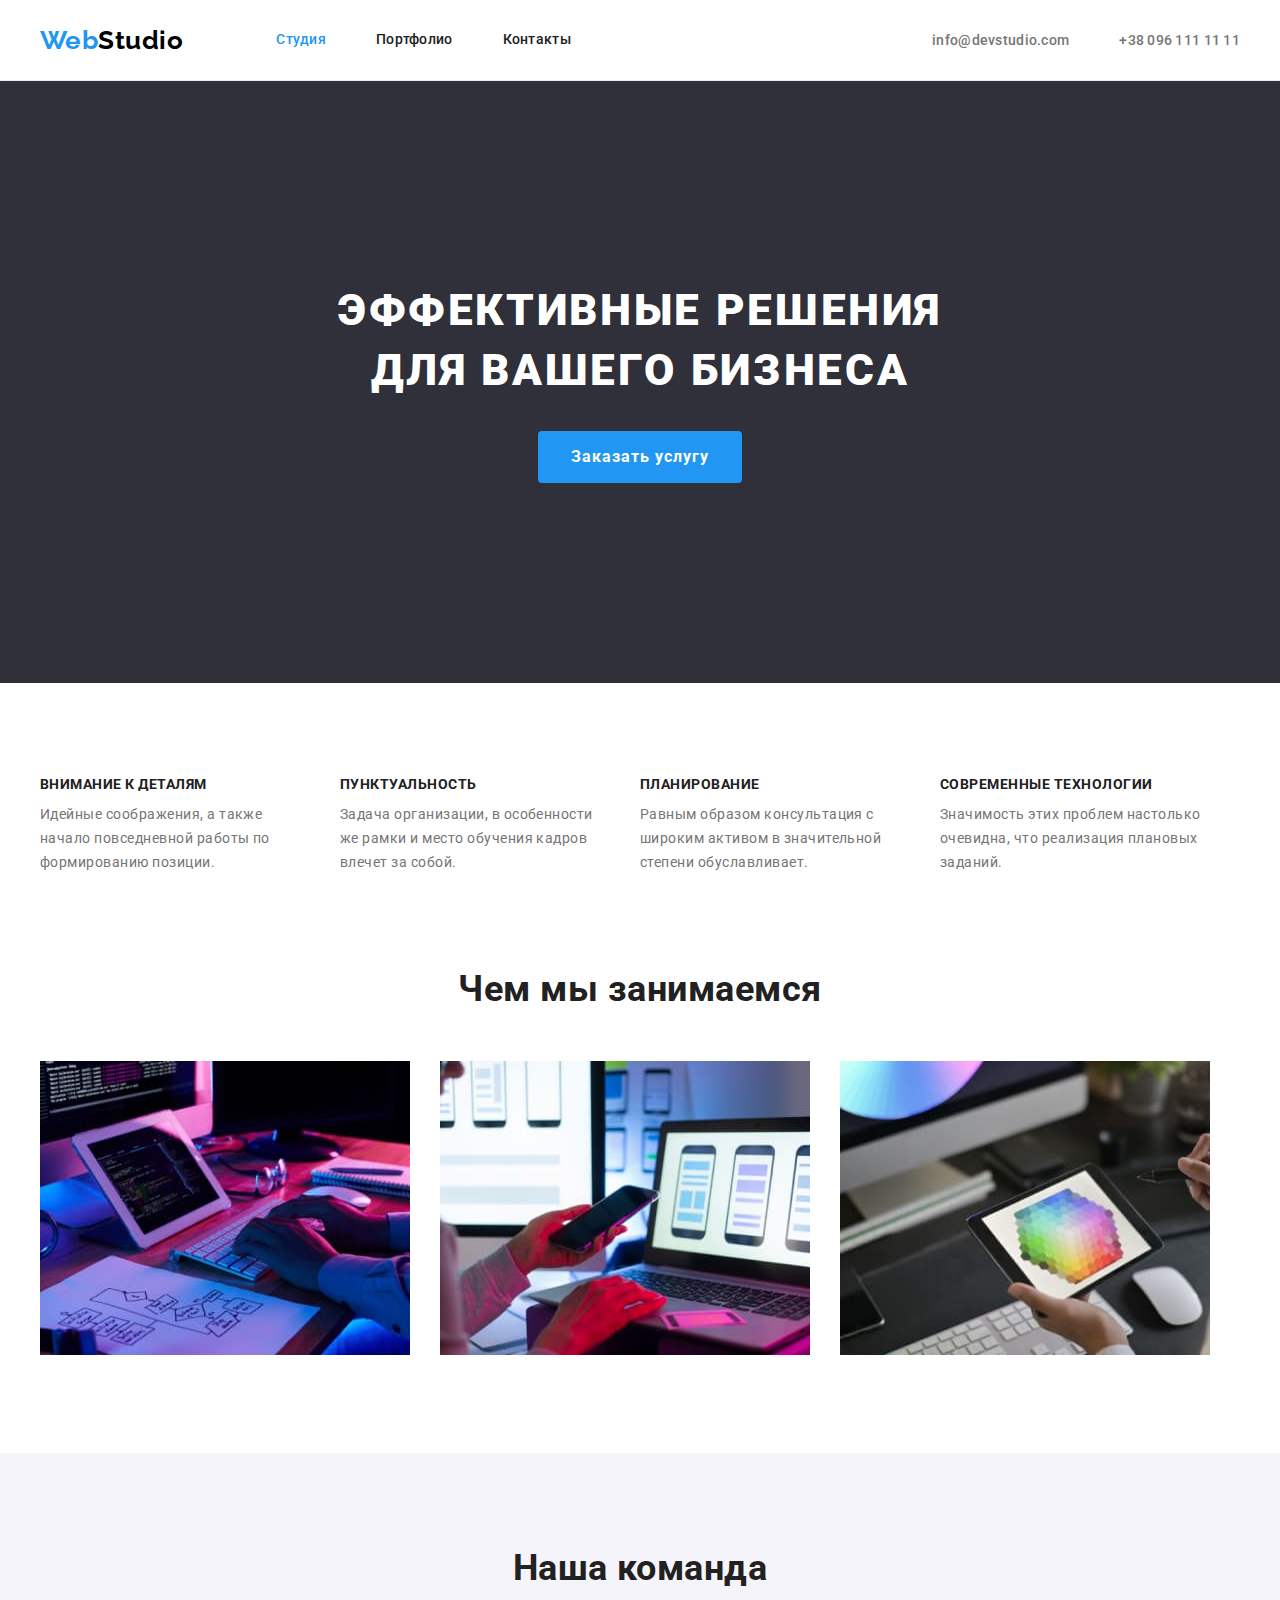
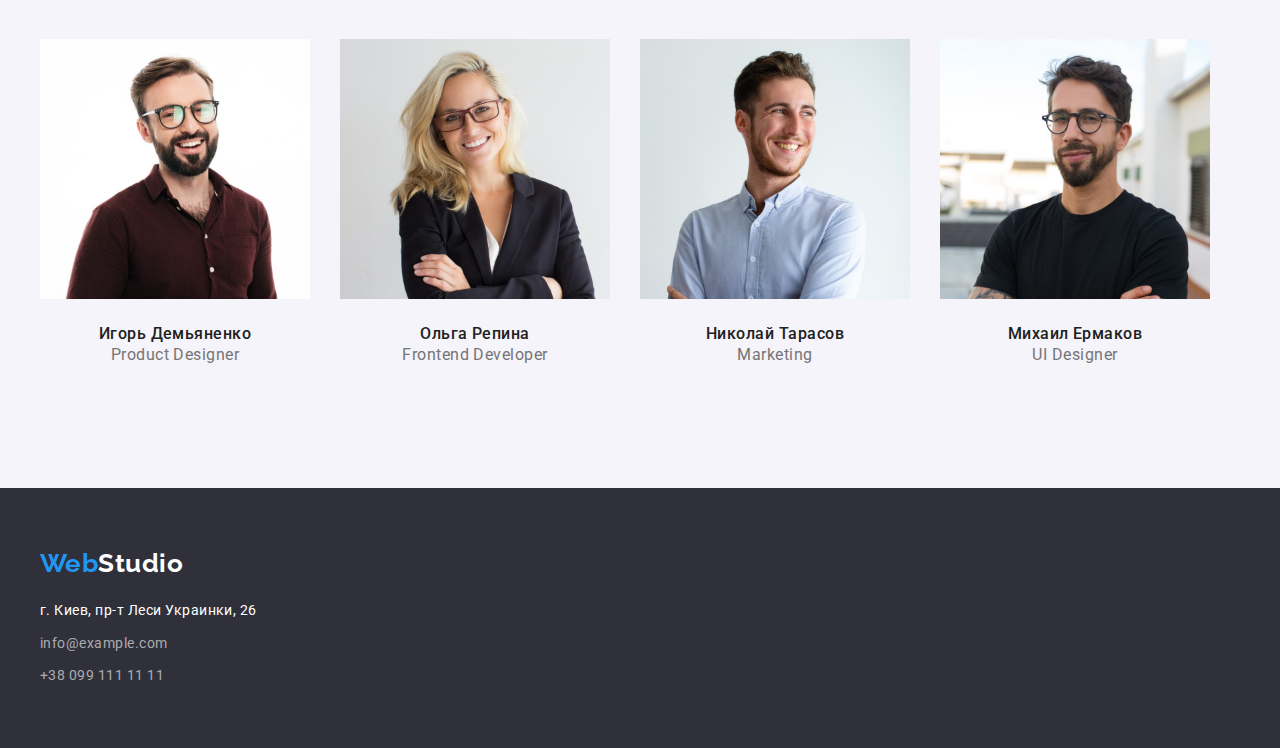
<file: index.html>
<!DOCTYPE html>
<html lang="ru">
  <head>
    <meta charset="UTF-8" />
    <meta http-equiv="X-UA-Compatible" content="IE=edge" />
    <meta name="viewport" content="width=device-width, initial-scale=1.0" />
    <title>Студия</title>

    <link rel="preconnect" href="https://fonts.googleapis.com" />
    <link rel="preconnect" href="https://fonts.gstatic.com" crossorigin />
    <link
      href="https://fonts.googleapis.com/css2?family=Raleway:wght@700&family=Roboto:wght@400;500;900&display=swap"
      rel="stylesheet"
    />

    <link rel="stylesheet" href="./css/normalize.css" />

    <link rel="stylesheet" href="./css/styles.css" />
  </head>

  <body>
    <header class="header">
      <div class="container nav-flex">
        <nav class="header-nav">
          <a class="logo link" href="./index.html" lang="en"
            >Web<span class="logo-black">Studio</span></a
          >

          <ul class="list header-nav-list">
            <li class="header-nav-item">
              <a class="header-nav-link link current" href="./index.html"
                >Студия</a
              >
            </li>
            <li class="header-nav-item">
              <a class="header-nav-link link" href="./portfolio.html"
                >Портфолио</a
              >
            </li>
            <li class="header-nav-item">
              <a class="header-nav-link link" href="#">Контакты</a>
            </li>
          </ul>
        </nav>

        <ul class="list header-contact-list">
          <li class="header-contact-item">
            <a class="link header-contact-link" href="mailto:info@devstudio.com"
              >info@devstudio.com</a
            >
          </li>
          <li class="header-contact-item">
            <a class="link header-contact-link" href="tel:+380961111111"
              >+38 096 111 11 11</a
            >
          </li>
        </ul>
      </div>
    </header>
    <main>
      <section class="hero">
        <h1 class="hero-title">Эффективные решения для вашего бизнеса</h1>
        <button class="hero-btn" type="button">Заказать услугу</button>
      </section>

      <section class="features-section">
        <div class="container">
          <h2 class="visually-hidden">Преимущества</h2>

          <ul class="features-list list">
            <li class="features-item">
              <h3 class="features-title">Внимание к деталям</h3>
              <p class="features-text">
                Идейные соображения, а также начало повседневной работы по
                формированию позиции.
              </p>
            </li>
            <li class="features-item">
              <h3 class="features-title">Пунктуальность</h3>
              <p class="features-text">
                Задача организации, в особенности же рамки и место обучения
                кадров влечет за собой.
              </p>
            </li>
            <li class="features-item">
              <h3 class="features-title">Планирование</h3>
              <p class="features-text">
                Равным образом консультация с широким активом в значительной
                степени обуславливает.
              </p>
            </li>
            <li class="features-item">
              <h3 class="features-title">Современные технологии</h3>
              <p class="features-text">
                Значимость этих проблем настолько очевидна, что реализация
                плановых заданий.
              </p>
            </li>
          </ul>
        </div>
      </section>

      <section class="working-section">
        <div class="container">
          <h2 class="section-title">Чем мы занимаемся</h2>
          <ul class="list working-list">
            <li class="working-item">
              <img src="./images/box1.jpg" alt="компьютер" width="370" />
            </li>
            <li class="working-item">
              <img src="./images/box2.jpg" alt="телефон" width="370" />
            </li>
            <li class="working-item">
              <img src="./images/box3.jpg" alt="палитра" width="370" />
            </li>
          </ul>
        </div>
      </section>

      <section class="team-section">
        <div class="container">
          <h2 class="section-title">Наша команда</h2>
          <ul class="list team-list">
            <li class="team-item">
              <img
                src="./images/Игорь.jpg"
                alt="Игорь Демьяненко"
                width="270"
              />
              <div class="team-workers">
                <h3 class="team-member">Игорь Демьяненко</h3>
                <p class="team-job" lang="en">Product Designer</p>
              </div>
            </li>

            <li class="team-item">
              <img src="./images/Ольга.jpg" alt="Ольга Репина" width="270" />
              <div class="team-workers">
                <h3 class="team-member">Ольга Репина</h3>
                <p class="team-job" lang="en">Frontend Developer</p>
              </div>
            </li>

            <li class="team-item">
              <img
                src="./images/Николай.jpg"
                alt="Николай Тарасов"
                width="270"
              />
              <div class="team-workers">
                <h3 class="team-member">Николай Тарасов</h3>
                <p class="team-job" lang="en">Marketing</p>
              </div>
            </li>

            <li class="team-item">
              <img src="./images/Михаил.jpg" alt="Михаил Ермаков" width="270" />

              <div class="team-workers">
                <h3 class="team-member">Михаил Ермаков</h3>
                <p class="team-job" lang="en">UI Designer</p>
              </div>
            </li>
          </ul>
        </div>
      </section>
    </main>
    <footer class="footer">
      <div class="container">
        <a class="logo link" href="./index.html" lang="en"
          >Web<span class="logo-white">Studio</span></a
        >

        <address class="footer-contact">
          <ul class="list">
            <li class="footer-contact-item">
              <a
                class="footer-contact-link address link"
                href="https://goo.gl/maps/vZYV77j8p4AJHVtT7"
                target="_blank"
                rel="noopener noreferrer nofollow"
                >г. Киев, пр-т Леси Украинки, 26</a
              >
            </li>
            <li class="footer-contact-item">
              <a class="footer-contact-link link" href="mailto:info@example.com"
                >info@example.com</a
              >
            </li>
            <li class="footer-contact-item">
              <a class="footer-contact-link link" href="tel:+380991111111"
                >+38 099 111 11 11</a
              >
            </li>
          </ul>
        </address>
      </div>
    </footer>
  </body>
</html>
</file>
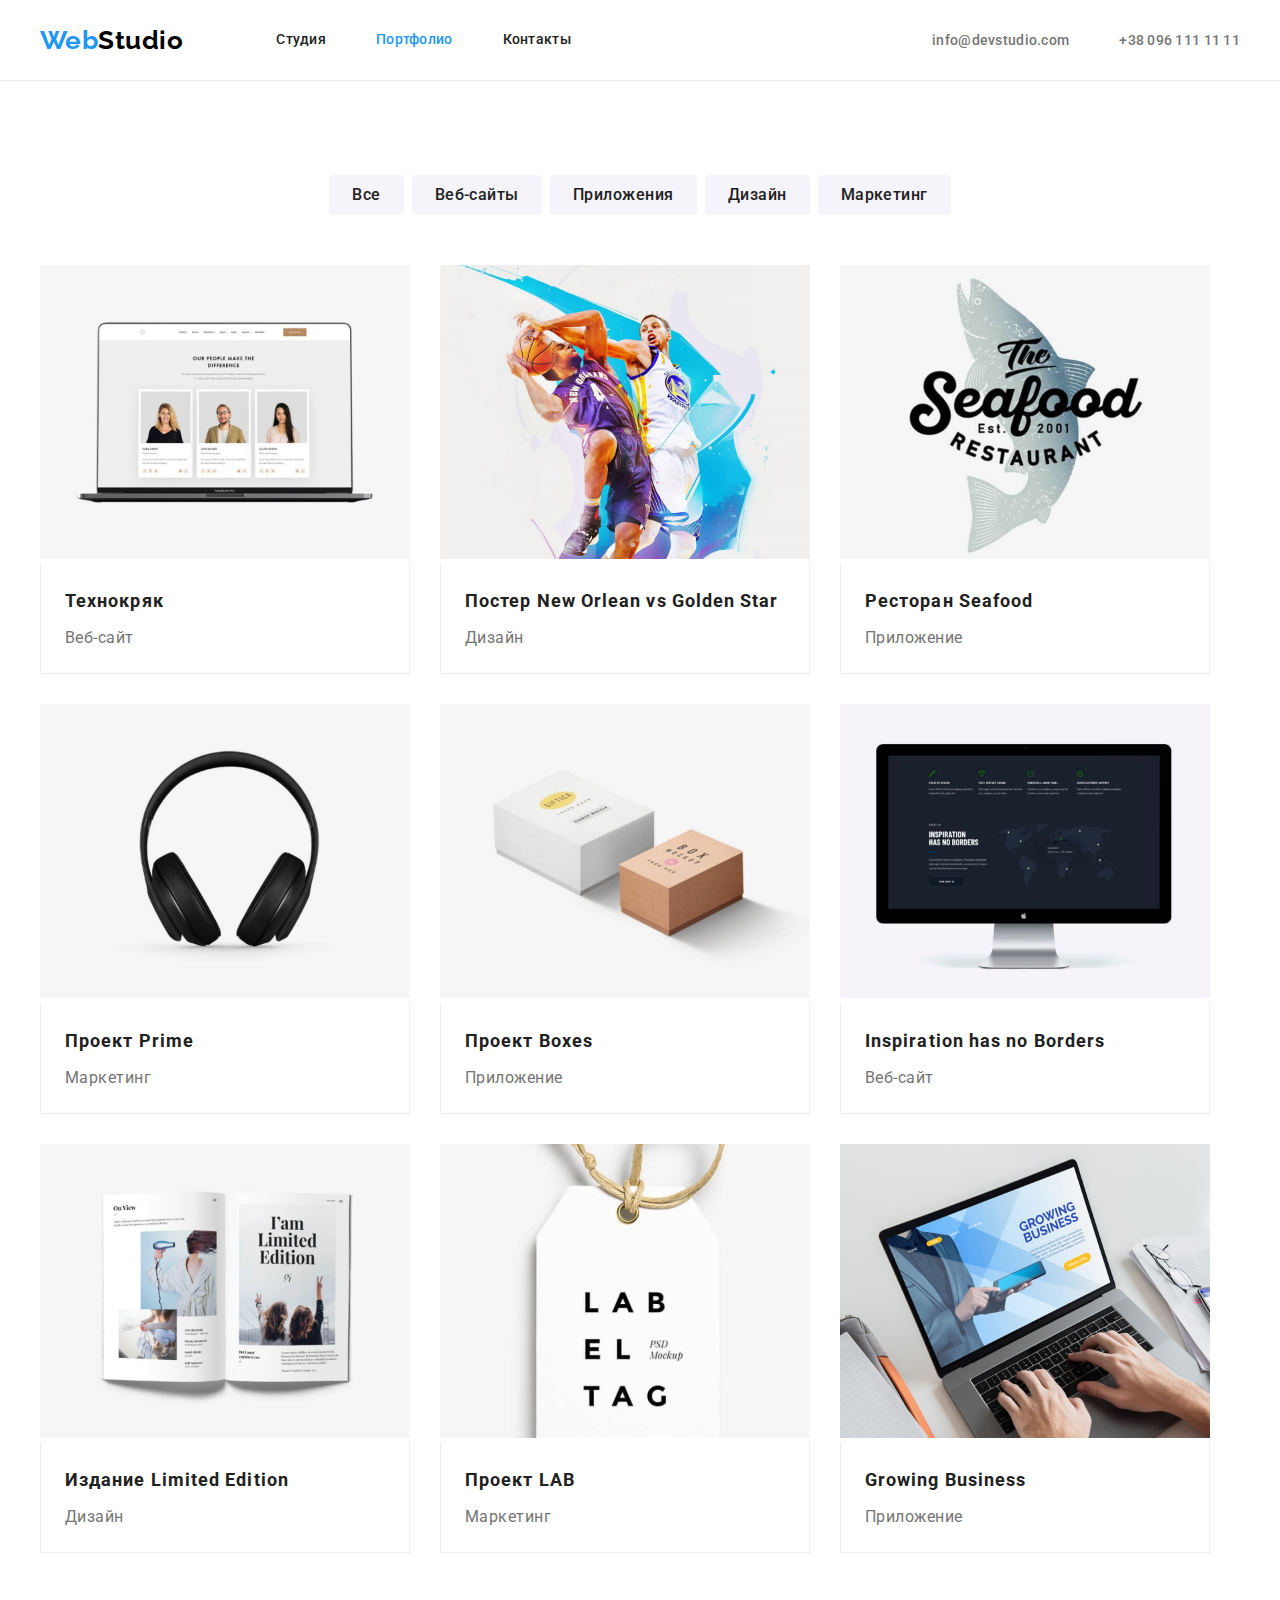
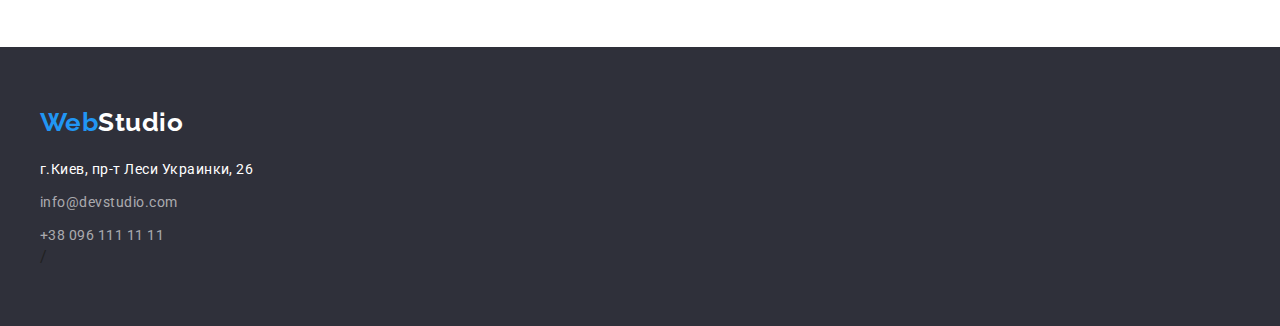
<file: portfolio.html>
<!DOCTYPE html>
<html lang="ru">
  <head>
    <meta charset="UTF-8" />
    <meta http-equiv="X-UA-Compatible" content="IE=edge" />
    <meta name="viewport" content="width=device-width, initial-scale=1.0" />
    <title>Портфолио</title>

    <link rel="preconnect" href="https://fonts.googleapis.com" />
    <link rel="preconnect" href="https://fonts.gstatic.com" crossorigin />
    <link
      href="https://fonts.googleapis.com/css2?family=Raleway:wght@700&family=Roboto:wght@400;500;900&display=swap"
      rel="stylesheet"
    />

    <link rel="stylesheet" href="./css/normalize.css" />
    <link rel="stylesheet" href="./css/styles.css" />
  </head>

  <body>
    <header class="header">
      <div class="container nav-flex">
        <nav class="header-nav">
          <a class="logo link" href="./index.html" lang="en"
            >Web<span class="logo-black">Studio</span></a
          >

          <ul class="list header-nav-list">
            <li class="header-nav-item">
              <a class="header-nav-link link" href="./index.html">Студия</a>
            </li>
            <li class="header-nav-item">
              <a class="header-nav-link link current" href="./portfolio.html"
                >Портфолио</a
              >
            </li>
            <li class="header-nav-item">
              <a class="header-nav-link link" href="">Контакты</a>
            </li>
          </ul>
        </nav>
        <ul class="list header-contact-list">
          <li class="header-contact-item">
            <a class="header-contact-link link" href="mailto:info@devstudio.com"
              >info@devstudio.com</a
            >
          </li>
          <li class="header-contact-item">
            <a class="header-contact-link link" href="tel:+380961111111"
              >+38 096 111 11 11</a
            >
          </li>
        </ul>
      </div>
    </header>

    <main>
      <section class="portfolio-section">
        <div class="container">
          <h1 hidden>Примеры работ</h1>
          <ul class="portfolio-btn-list list">
            <li class="portfolio-btn-item">
              <button class="portfolio-btn" type="button">Все</button>
            </li>
            <li class="portfolio-btn-item">
              <button class="portfolio-btn" type="button">Веб-сайты</button>
            </li>
            <li class="portfolio-btn-item">
              <button class="portfolio-btn" type="button">Приложения</button>
            </li>
            <li class="portfolio-btn-item">
              <button class="portfolio-btn" type="button">Дизайн</button>
            </li>
            <li class="portfolio-btn-item">
              <button class="portfolio-btn" type="button">Маркетинг</button>
            </li>
          </ul>
        </div>

        <div class="container">
          <ul class="portfolio-list list">
            <li class="portfolio-item">
              <img
                src="./images/techno.jpg"
                alt="сайт Технокряк"
                width="370"
                height="294"
              />

              <div class="portfolio-project">
                <h2 class="portfolio-list-title">Технокряк</h2>
                <p class="portfolio-list-text">Веб-сайт</p>
              </div>
            </li>

            <li class="portfolio-item">
              <img
                src="./images/poster.jpg"
                alt="постер баскетбол"
                width="370"
                height="294"
              />

              <div class="portfolio-project">
                <h2 class="portfolio-list-title">
                  Постер <span lang="en">New Orlean vs Golden Star</span>
                </h2>
                <p class="portfolio-list-text">Дизайн</p>
              </div>
            </li>

            <li class="portfolio-item">
              <img
                src="./images/seafood.jpg"
                alt="Seafood лого"
                width="370"
                height="294"
              />

              <div class="portfolio-project">
                <h2 class="portfolio-list-title">
                  Ресторан <span lang="en">Seafood</span>
                </h2>
                <p class="portfolio-list-text">Приложение</p>
              </div>
            </li>

            <li class="portfolio-item">
              <img
                src="./images/prime.jpg"
                alt="наушники"
                width="370"
                height="294"
              />

              <div class="portfolio-project">
                <h2 class="portfolio-list-title">
                  Проект <span lang="en">Prime</span>
                </h2>
                <p class="portfolio-list-text">Маркетинг</p>
              </div>
            </li>

            <li class="portfolio-item">
              <img
                src="./images/boxes.jpg"
                alt="две коробки"
                width="370"
                height="294"
              />

              <div class="portfolio-project">
                <h2 class="portfolio-list-title">
                  Проект <span lang="en">Boxes</span>
                </h2>
                <p class="portfolio-list-text">Приложение</p>
              </div>
            </li>

            <li class="portfolio-item">
              <img
                src="./images/insp.jpg"
                alt="монитор"
                width="370"
                height="294"
              />
              <div class="portfolio-project">
                <h2 class="portfolio-list-title">
                  <span lang="en">Inspiration has no Borders</span>
                </h2>
                <p class="portfolio-list-text">Веб-сайт</p>
              </div>
            </li>

            <li class="portfolio-item">
              <img
                src="./images/limited.jpg"
                alt="журнал"
                width="370"
                height="294"
              />
              <div class="portfolio-project">
                <h2 class="portfolio-list-title">Издание Limited Edition</h2>
                <p class="portfolio-list-text">Дизайн</p>
              </div>
            </li>

            <li class="portfolio-item">
              <img
                src="./images/lab.jpg"
                alt="проект LAB"
                width="370"
                height="294"
              />
              <div class="portfolio-project">
                <h2 class="portfolio-list-title">
                  Проект <span lang="en">LAB</span>
                </h2>
                <p class="portfolio-list-text">Маркетинг</p>
              </div>
            </li>

            <li class="portfolio-item">
              <img
                src="./images/growing.jpg"
                alt="ноут"
                width="370"
                height="294"
              />
              <div class="portfolio-project">
                <h2 class="portfolio-list-title">
                  <span lang="en">Growing Business</span>
                </h2>
                <p class="portfolio-list-text">Приложение</p>
              </div>
            </li>
          </ul>
        </div>
      </section>
    </main>

    <footer class="footer">
      <div class="container">
        <a class="logo link" href="./index.html" lang="en"
          >Web<span class="logo-white">Studio</span></a
        >

        <address class="footer-contact">
          <ul class="list">
            <li class="footer-contact-item">
              <a
                class="footer-contact-link address link"
                href="https://goo.gl/maps/CdvJLRiEL6Q8Smko8"
                target="_blank"
                rel="noreferrer noopener"
                >г.Киев, пр-т Леси Украинки, 26</a
              >
            </li>
            <li class="footer-contact-item">
              <a
                class="footer-contact-link link"
                href="mailto:info@devstudio.com"
                >info@devstudio.com</a
              >
            </li>
            <li class="footer-contact-item">
              <a class="footer-contact-link link" href="tel:+380961111111"
                >+38 096 111 11 11</a
              >
            </li>
          </ul>
        </address>
        /
      </div>
    </footer>
  </body>
</html>
</file>
<file: css/styles.css>
:root {
  --primary-text-color: #212121;
  --secondary-text-color: #757575;
  --white-text-color: #ffffff;
  --accent-color: #2196f3;
  --black-logo-color: #000000;
  --footer-text-color: rgba(255, 255, 255, 0.6);
  --white-background-color: #ffffff;
  --main-section-background-color: #2f303a;
  --team-background-color: #f5f4fa;
}

body {
  font-family: "Roboto", sans-serif;
  letter-spacing: 0.03em;
  background-color: var(--white-background-color);
  color: var(--primary-text-color);
}

.list {
  list-style: none;
}

.link {
  text-decoration: none;
}

h1,
h2,
h3,
h4,
h5,
h6,
p,
ul {
  margin: 0;
  padding: 0;
}

.container {
  width: 1200px;
  margin-left: auto;
  margin-right: auto;
  padding-left: 15px;
  padding-right: 15px;
}

.logo {
  font-family: "Raleway", sans-serif;
  font-weight: 700;
  font-size: 26px;
  line-height: 1.19;
  color: var(--accent-color);
  align-items: center;
  text-align: center;
}

.section-title {
  font-weight: 700;
  font-size: 36px;
  line-height: 1.17;
  text-align: center;
  color: var(--primary-text-color);
}

.footer-contact-link {
  font-style: normal;
  font-size: 14px;
  line-height: 1.71;
  color: var(--footer-text-color);
}

.footer-contact-link:hover,
.footer-contact-link:focus {
  color: var(--accent-color);
}

/* header */

.header {
  border-bottom: 1px solid #ececec;
}

.nav-flex {
  display: flex;
  align-items: center;
}

.header-nav {
  display: flex;
  align-items: center;
}

.logo-black {
  color: var(--black-logo-color);
}

.header-nav-list {
  display: flex;
  margin-left: 93px;
}

.header-nav-item:not(:last-child) {
  margin-right: 50px;
}

.header-nav-link {
  display: block;
  padding-top: 32px;
  padding-bottom: 32px;

  font-weight: 500;
  font-size: 14px;
  line-height: 1.14;
  letter-spacing: 0.02em;
  color: var(--primary-text-color);
}

.header-contact-list {
  display: flex;
  margin-left: auto;
}

.header-contact-item + .header-contact-item {
  margin-left: 50px;
}

.header-contact-link {
  font-weight: 500;
  font-size: 14px;
  line-height: 1.14;
  letter-spacing: 0.02em;
  color: var(--secondary-text-color);
}

.header-nav-link:hover,
.header-nav-link:focus,
.header-contact-link:hover,
.header-contact-link:focus {
  color: var(--accent-color);
}

.header-nav-link.current {
  color: var(--accent-color);
}

/* HERO */

.hero {
  padding-top: 200px;
  padding-bottom: 200px;
  background-color: var(--main-section-background-color);
  text-align: center;
}

.hero-title {
  margin-bottom: 30px;
  margin-left: auto;
  margin-right: auto;
  max-width: 696px;

  font-weight: 900;
  font-size: 44px;
  line-height: 1.36;
  text-align: center;
  letter-spacing: 0.06em;
  text-transform: uppercase;
  color: var(--white-text-color);
}

.hero-btn {
  display: inline-block;
  min-width: 200px;
  border-radius: 4px;
  border: 1px solid transparent;
  padding: 10px 32px;

  /*   font-family: "Roboto", sans-serif;*/

  font-family: inherit;
  font-weight: 700;
  font-size: 16px;
  line-height: 1.88;
  align-items: center;
  text-align: center;
  letter-spacing: 0.06em;
  cursor: pointer;

  background-color: var(--accent-color);
  color: var(--white-text-color);
}

.hero-btn:hover,
.hero-btn:focus {
  background-color: var(--white-text-color);
  color: var(--accent-color);
}

.visually-hidden {
  position: absolute;
  width: 1px;
  height: 1px;
  margin: -1px;
  padding: 0;
  overflow: hidden;
  border: 0;
  clip: rect(0 0 0 0);
}

/* FEATURES */

.features-section {
  padding-top: 94px;
  padding-bottom: 94px;
}

.features-list {
  display: flex;
}

.features-item:not(:last-child) {
  margin-right: 30px;
  max-width: 270px;
}

.features-title {
  margin-bottom: 10px;
  font-weight: 700;
  font-size: 14px;
  line-height: 1.14;
  text-transform: uppercase;
}

.features-text {
  font-size: 14px;
  line-height: 1.71;
  color: var(--secondary-text-color);
}

/* WORKING SECTION */

.working-section {
  padding-bottom: 94px;
}

.working-list {
  display: flex;
}

.working-item:not(:last-child) {
  margin-right: 30px;
}

.section-title {
  margin-bottom: 50px;
}

/* TEAM */

.team-section {
  padding-top: 94px;
  padding-bottom: 94px;
  background-color: var(--team-background-color);
}

.team-list {
  display: flex;
}

.team-item:not(:last-child) {
  margin-right: 30px;
}

.team-workers {
  padding: 30px 0px;
}

.team-member {
  font-weight: 500;
  font-size: 16px;
  line-height: 1.19px;
  text-align: center;
}

.team-job {
  margin-top: 10px;
  font-size: 16px;
  line-height: 1.19;
  text-align: center;
  color: var(--secondary-text-color);
}

/* FOOTER */

.footer {
  padding-top: 60px;
  padding-bottom: 60px;
  background-color: var(--main-section-background-color);
}

.logo-white {
  color: var(--white-text-color);
}

.footer-contact {
  margin-top: 20px;
}

.footer-contact-link.address {
  color: var(--white-text-color);
}

.footer-contact-item {
  margin-top: 9px;
}

/* PORTFOLIO */

.portfolio-section {
  padding-top: 94px;
  padding-bottom: 94px;
}

.portfolio-btn-list {
  display: flex;
  justify-content: center;
  margin-bottom: 50px;
}

.portfolio-btn-item:not(:last-child) {
  margin-right: 8px;
}

.portfolio-btn {
  display: inline-block;
  min-width: 73px;
  border-radius: 4px;
  border: 1px solid transparent;
  padding: 6px 22px;

  /*   font-family: "Roboto", sans-serif; */
  font-family: inherit;
  font-weight: 500;
  font-size: 16px;
  line-height: 1.63;
  letter-spacing: 0.03em;
  background-color: var(--team-background-color);
  color: var(--primary-text-color);
  cursor: pointer;
}

.portfolio-btn:hover,
.portfolio-btn:focus {
  background-color: var(--accent-color);
  color: var(--white-text-color);
}

.portfolio-list {
  display: flex;
  flex-wrap: wrap;
  margin: -15px;
}

.portfolio-item {
  margin: 15px;
}

.portfolio-project {
  border: 1px solid #eeeeee;
  border-top: transparent;
  padding: 20px 24px;
}

.portfolio-list-title {
  font-weight: 700;
  font-size: 18px;
  line-height: 2;
  letter-spacing: 0.06em;
}

.portfolio-list-text {
  margin-top: 4px;
  font-size: 16px;
  line-height: 1.87;
  color: var(--secondary-text-color);
}
</file>
